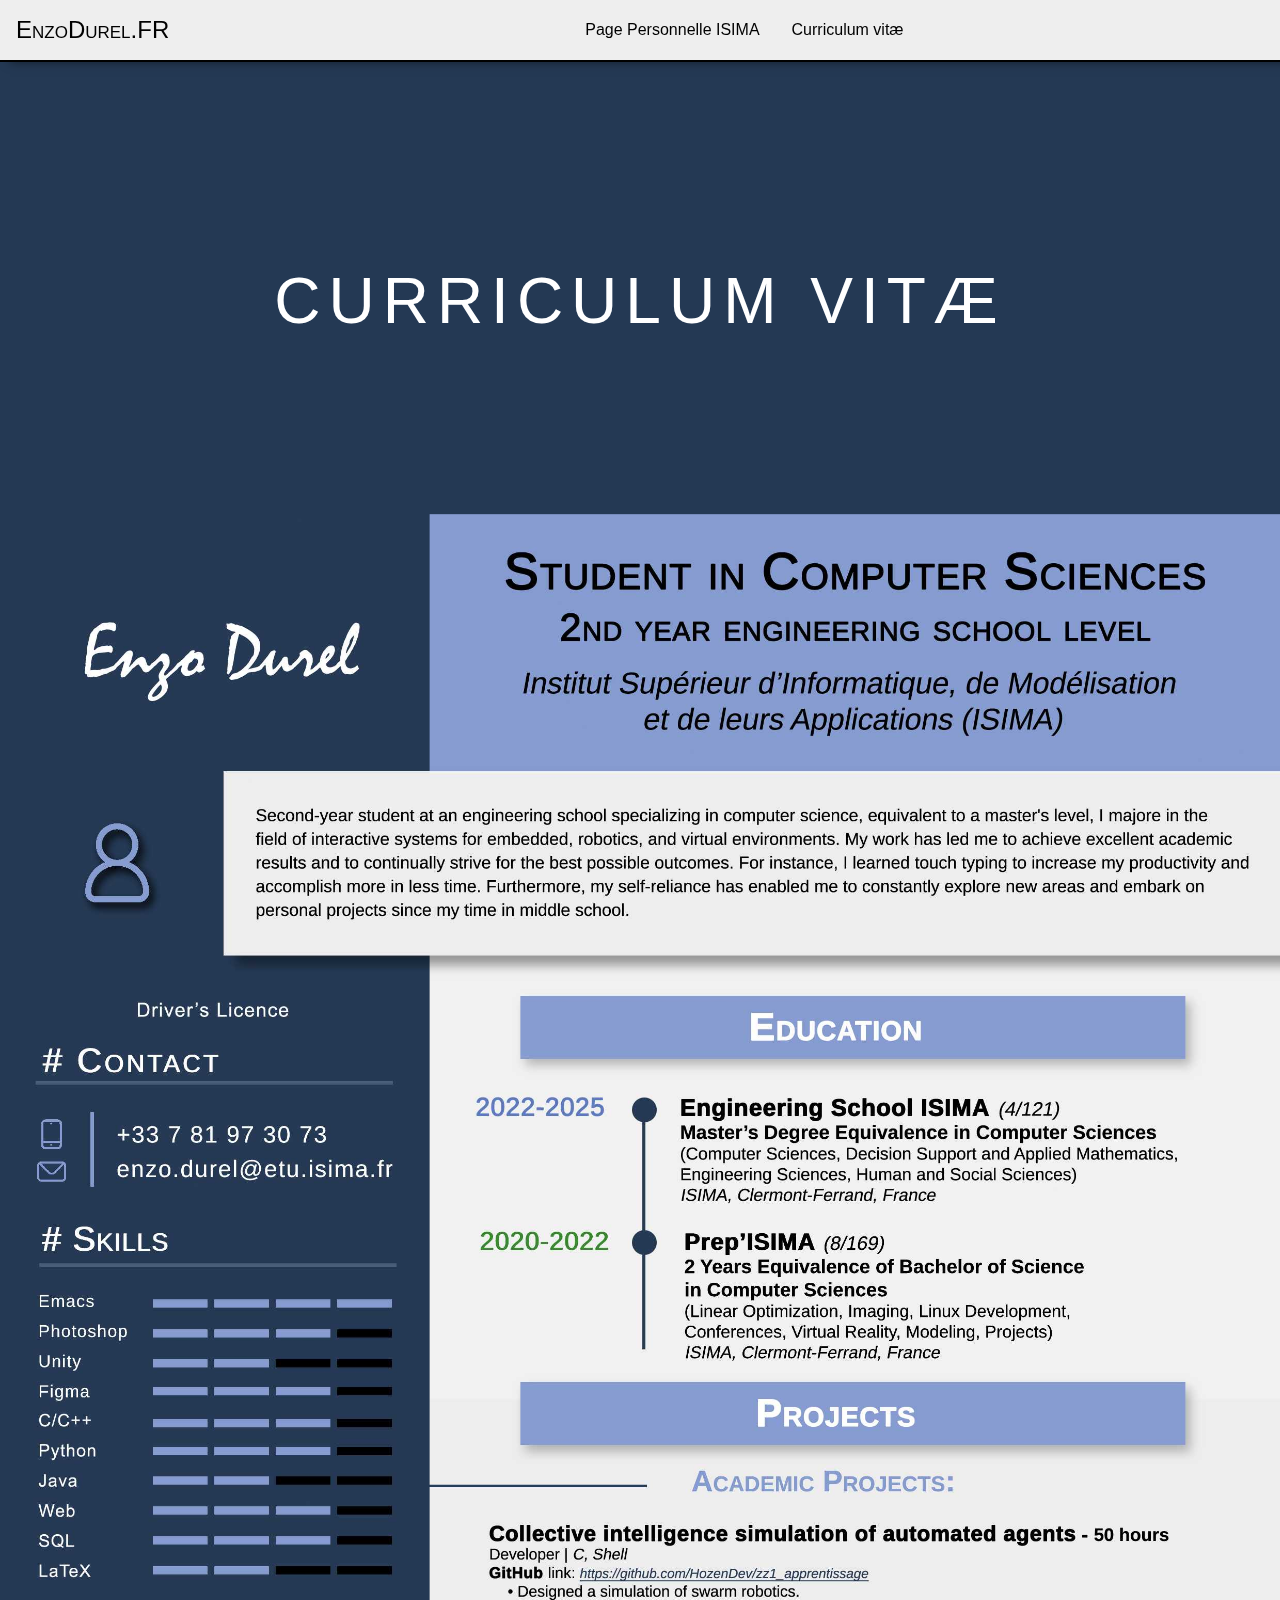
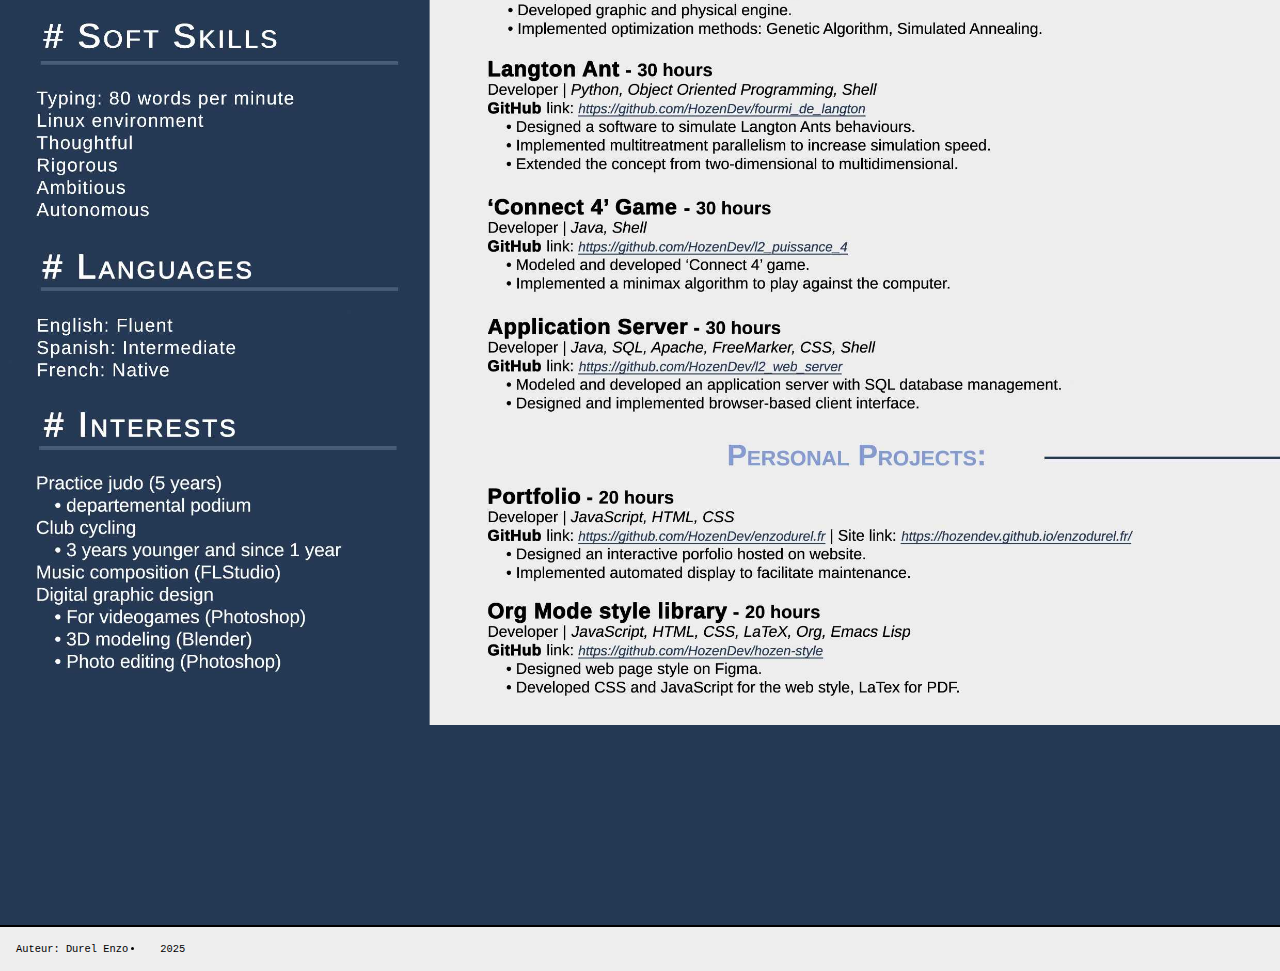
<file: cv/index.html>
<!DOCTYPE html>
<html lang="fr">
  <head>
    <meta charset="utf-8">
    <title>Enzo Durel</title>
    <link rel="stylesheet" href="https://hozendev.github.io/hozen-style/html/css/reset.css">
    <link rel="stylesheet" href="./style.css">
    <link rel="stylesheet" href="../style/header.css">
    <link rel="stylesheet" href="../style/footer.css">
  </head>
  <body>
    <header>
      <nav>
	<ul>
	  <li>
            <a href="https://hozendev.github.io/enzodurel.fr/"> EnzoDurel.FR </a>
          </li>
	  <li>
	    <a href="https://perso.isima.fr/~endurel"> Page Personnelle ISIMA </a>
	  </li>
	  <li>
	    <a href="https://hozendev.github.io/enzodurel.fr/cv/"> Curriculum vitæ </a>
	  </li>
	</ul>
      </nav>
    </header>
    <main>
      <h1>Curriculum vitæ</h1>
      <img id="resume" src = "resume_enzo_durel_english.svg" alt="Enzo Durel Resume"/>
    </main>
    <footer>
      <ul>
	<li> Auteur: Durel Enzo </li>
	<li> 2025 </li>
      </ul>
    </footer>
  </body>
</html>
</file>
<file: cv/style.css>
*, ::before, ::after {
    margin: 0;
    padding: 0;
    box-sizing: border-box;
}

.theme-light {
    --font-color: black;
}

body {
    background: #243954;
}

main {
    margin: 200px auto;
    min-height: 100vh;
    max-width: 90rem;
    display: flex;
    flex-direction: column;
}

main > h1 {
    text-align: center;
    font-size: 400%;
    font-family: sans-serif;
    text-transform: uppercase;
    font-weight: 300;
    letter-spacing: .5rem;
    padding: 1em 0;
    margin-bottom: 5rem;
    color: white;
}

/* resume */

#resume {
    padding-top: 2rem;
}
</file>
<file: style/header.css>
header nav {
    position: fixed;
    top: 0;
    right: 0;
    left: 0;
    background: #EEE;
    font-family: sans-serif;
    border-bottom: 2px solid black;
    z-index: 2;
    box-shadow: 10px 0 10px rgba(0, 0, 0, 0.5);
}

header nav ul {
    list-style: none;
    display: flex;
    flex-direction: row;
    flex-wrap: nowrap;
    align-items: center;
    max-width: 90rem;
    margin: 0 auto;
}

header nav li {
    padding: 1rem;
}

header nav a {
    text-decoration: none;
    color: var(--font-color)
}

header nav ul li:first-child {
    font-size: 150%;
    font-variant: small-caps;
    margin-right: 30%;
}
</file>
<file: style/footer.css>
footer {
    border-top: 2px solid black;
    bottom: 0;
    right: 0;
    left: 0;
    background: #EEE;
}

footer ul {
    margin: 0 auto;
    max-width: 90rem;
    display: flex;
    flex-direction: row;
    flex-wrap: wrap;
}

footer ul li {
    padding: 1rem;
    font-size: 80%;
    font-family: monospace;
}
</file>
